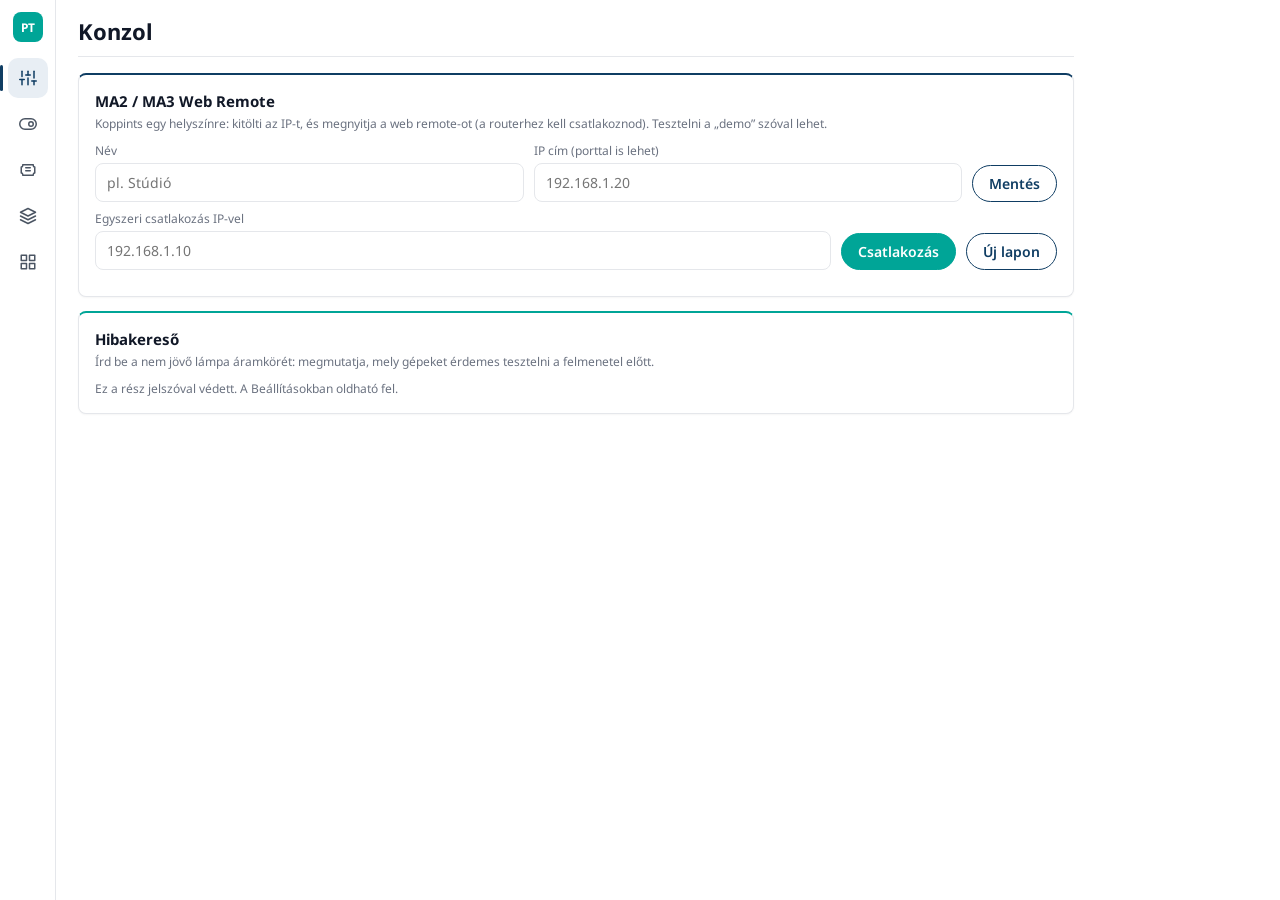
<file: index.html>
<!DOCTYPE html>
<html lang="hu">
<head>
<meta charset="UTF-8">
<meta name="viewport" content="width=device-width, initial-scale=1, viewport-fit=cover">
<title>Pocket Theatre</title>
<link rel="manifest" href="manifest.json">
<link rel="icon" type="image/png" href="icon.png">
<link rel="apple-touch-icon" href="icon.png">
<meta name="theme-color" content="#00a597" media="(prefers-color-scheme: light)">
<meta name="theme-color" content="#151413" media="(prefers-color-scheme: dark)">
<!-- a kézzel választott téma még a megjelenés előtt érvényesüljön -->
<script>try{var t=localStorage.getItem("lt-theme");if(t)document.documentElement.dataset.theme=t}catch(e){}</script>
<meta name="mobile-web-app-capable" content="yes">
<meta name="apple-mobile-web-app-capable" content="yes">
<meta name="apple-mobile-web-app-title" content="Pocket Theatre">
<meta property="og:title" content="Pocket Theatre">
<!-- az og:image-nél teljes URL kell, különben a megosztott link mellett nem jelenik meg az ikon -->
<meta property="og:image" content="https://disabledbread.github.io/pocket.theatre.io/icon.png">
<link href="https://fonts.googleapis.com/css2?family=Noto+Sans:wght@400;500;600;700&display=swap" rel="stylesheet">
<link rel="stylesheet" href="style.css">
</head>
<body>
<aside class="side">
 <div class="logo">PT</div>
 <button class="bb"></button>
 <button class="bb"></button>
 <button data-t="v-misc" id="mnu"><i class="mc"><svg class="i g" viewBox="0 0 24 24"><rect x="3" y="3" width="7" height="7"/><rect x="14" y="3" width="7" height="7"/><rect x="14" y="14" width="7" height="7"/><rect x="3" y="14" width="7" height="7"/></svg><svg class="i x" viewBox="0 0 24 24"><line x1="6" y1="6" x2="18" y2="18"/><line x1="18" y1="6" x2="6" y2="18"/></svg></i><span>Egyebek</span></button>
 <button class="bb"></button>
 <button class="bb"></button>
</aside>
<main>
<div class="top"><h1 id="ttl">Konzol</h1><span id="tma"></span><button class="btn sm" id="back" style="display:none" data-go="v-misc">← Vissza</button><button class="btn sm gear" id="scan" style="display:none" aria-label="Megosztott előadás beolvasása" title="Megosztott előadás beolvasása"><svg class="i" viewBox="0 0 24 24"><path d="M3 7V5a2 2 0 0 1 2-2h2M17 3h2a2 2 0 0 1 2 2v2M21 17v2a2 2 0 0 1-2 2h-2M7 21H5a2 2 0 0 1-2-2v-2"/><path d="M7 8v8" stroke-width="1.5"/><path d="M9.5 8v8" stroke-width="1"/><path d="M12 8v8" stroke-width="2"/><path d="M14.5 8v8" stroke-width="1"/><path d="M17 8v8" stroke-width="1.5"/></svg></button><button class="btn sm gear" id="gear" data-go="v-set" style="display:none" aria-label="Beállítások" title="Beállítások"><svg class="i" viewBox="0 0 24 24"><circle cx="12" cy="12" r="3"/><path d="M19.4 15a1.65 1.65 0 0 0 .33 1.82l.06.06a2 2 0 1 1-2.83 2.83l-.06-.06a1.65 1.65 0 0 0-1.82-.33 1.65 1.65 0 0 0-1 1.51V21a2 2 0 0 1-4 0v-.09a1.65 1.65 0 0 0-1-1.51 1.65 1.65 0 0 0-1.82.33l-.06.06a2 2 0 1 1-2.83-2.83l.06-.06a1.65 1.65 0 0 0 .33-1.82 1.65 1.65 0 0 0-1.51-1H3a2 2 0 0 1 0-4h.09a1.65 1.65 0 0 0 1.51-1 1.65 1.65 0 0 0-.33-1.82l-.06-.06a2 2 0 1 1 2.83-2.830l.06.06a1.65 1.65 0 0 0 1.82.33h0a1.65 1.65 0 0 0 1-1.51V3a2 2 0 0 1 4 0v.09a1.65 1.65 0 0 0 1 1.51h0a1.65 1.65 0 0 0 1.82-.33l.06-.06a2 2 0 1 1 2.83 2.83l-.06.06a1.65 1.65 0 0 0-.33 1.82v0a1.65 1.65 0 0 0 1.51 1H21a2 2 0 0 1 0 4h-.09a1.65 1.65 0 0 0-1.51 1z"/></svg></button><button class="btn pr sm" id="newShow" style="display:none">＋ Új előadás</button></div>

<!-- KONZOL -->
<section class="view on" id="v-console">
 <div class="card t gdk" id="gdk" style="display:none">
  <div><h2 style="margin:0">Mentés esedékes</h2><p class="sub" id="gdt" style="margin:2px 0 0"></p></div><button class="btn pr" id="gdb">Mentés</button>
 </div>
 <div class="card">
  <h2>MA2 / MA3 Web Remote</h2>
  <p class="sub">Koppints egy helyszínre: kitölti az IP-t, és megnyitja a web remote-ot (a routerhez kell csatlakoznod). Tesztelni a „demo” szóval lehet.</p>
  <div id="venues"></div>
  <div class="row"><div><label>Név</label><input id="vn" placeholder="pl. Stúdió"></div><div><label>IP cím (porttal is lehet)</label><input id="vi" placeholder="192.168.1.20" inputmode="url" autocapitalize="off"></div><button class="btn a" id="vs">Mentés</button></div>
  <div class="row"><div><label>Egyszeri csatlakozás IP-vel</label><input id="ip" placeholder="192.168.1.10" inputmode="url" autocapitalize="off"></div><button class="btn pr a" id="cn">Csatlakozás</button><button class="btn a" id="nt">Új lapon</button></div>
  <p class="sub" id="cnote"></p>
  <div class="rm" id="rm" style="display:none">
   <div class="rmb"><span class="rmt" id="rmt"></span><button class="btn sm" id="rmf">Teljes képernyő</button><button class="btn cl" id="rmc"><svg class="i" viewBox="0 0 24 24"><polyline points="4 14 10 14 10 20"/><polyline points="20 10 14 10 14 4"/><line x1="14" y1="10" x2="21" y2="3"/><line x1="3" y1="21" x2="10" y2="14"/></svg>Összecsukás</button></div>
   <iframe id="fr" title="Web Remote"></iframe>
   <button class="btn dg rmx" id="rmx">Remote bezárása</button>
  </div>
 </div>
 <div class="card t" style="margin-top:14px">
  <h2>Hibakereső</h2>
  <p class="sub">Írd be a nem jövő lámpa áramkörét: megmutatja, mely gépeket érdemes tesztelni a felmenetel előtt.</p>
  <div data-tlock></div>
  <div data-tbody><input id="hk" inputmode="numeric" autocomplete="off" placeholder="Áramkör, pl. 56 vagy Ch56"><div id="hkr"></div></div>
 </div>
</section>

<!-- DMX -->
<section class="view" id="v-dmx">
 <div class="card">
  <h2>DIP Switch Kalkulátor</h2>
  <p class="sub">9 kapcsoló, cím: 0–511 (legfeljebb 3 számjegy). Koppints a kapcsolókra, vagy írd be a címet.</p>
  <div class="row"><div><label>DMX cím</label><input id="da" type="text" inputmode="numeric" maxlength="3" autocomplete="off" value="0"></div>
  <div class="a"><label>ON irány</label><div class="seg" id="dir"><button data-d="up">▲ Fel</button><button data-d="down">▼ Le</button></div></div></div>
  <div class="dsp"><input id="dsv" type="text" inputmode="numeric" maxlength="3" autocomplete="off" value="0" aria-label="DMX cím"><small id="dss"></small></div>
  <div class="dip down" id="dip"></div>
 </div>
</section>

<!-- TÁJ: ELŐADÁSOK -->
<!-- MŰSOR: a színház havi PDF-jeiből naponta frissülő lista -->
<section class="view" id="v-musor"><div id="msb"></div></section>

<section class="view" id="v-shows">
 <div class="card b" id="sf" style="display:none">
  <h2>Új előadás</h2><p class="sub">A checklistet a létrehozás után te írod meg. Értesítés: előző nap 18:00-kor és aznap 07:00-kor.</p>
  <div class="row"><div><label>Név</label><input id="sn" placeholder="Hamlet"></div><div><label>Helyszín</label><input id="sv"></div></div>
  <div class="row"><div><label>Dátum</label><input id="sd" type="date"></div><div><label>Indulás ideje</label><input id="st" type="time"></div></div>
  <div class="row"><button class="btn pr a" id="ss">Létrehozás</button><button class="btn a" id="sc">Mégse</button></div>
 </div>
 <div id="shows"></div>
</section>

<!-- EGYEBEK -->
<section class="view" id="v-misc">
 <div class="menu">
  <button class="mi" data-go="v-console"><svg class="i" viewBox="0 0 24 24"><line x1="4" y1="21" x2="4" y2="14"/><line x1="4" y1="10" x2="4" y2="3"/><line x1="12" y1="21" x2="12" y2="12"/><line x1="12" y1="8" x2="12" y2="3"/><line x1="20" y1="21" x2="20" y2="16"/><line x1="20" y1="12" x2="20" y2="3"/><line x1="1" y1="14" x2="7" y2="14"/><line x1="9" y1="8" x2="15" y2="8"/><line x1="17" y1="16" x2="23" y2="16"/></svg><b>Konzol</b><span>MA2 / MA3 Web Remote, hibakereső</span></button>
  <button class="mi" data-go="v-dmx"><svg class="i" viewBox="0 0 24 24"><rect x="1" y="5" width="22" height="14" rx="7" ry="7"/><circle cx="16" cy="12" r="3"/></svg><b>DMX</b><span>DIP switch kalkulátor</span></button>
  <button class="mi" data-go="v-musor"><svg class="i" viewBox="0 0 24 24"><path d="M3 8a2 2 0 0 0 2-2V5h14v1a2 2 0 0 0 2 2v8a2 2 0 0 0-2 2v1H5v-1a2 2 0 0 0-2-2z"/><line x1="9" y1="9" x2="15" y2="9"/><line x1="9" y1="13" x2="15" y2="13"/></svg><b>Műsor</b><span>A színház havi műsora, naptár</span></button>
  <button class="mi" data-go="v-shows"><svg class="i" viewBox="0 0 24 24"><rect x="3" y="4" width="18" height="18" rx="2" ry="2"/><line x1="16" y1="2" x2="16" y2="6"/><line x1="8" y1="2" x2="8" y2="6"/><line x1="3" y1="10" x2="21" y2="10"/></svg><b>Táj</b><span>Tájelőadások, checklist, indulás</span></button>
  <button class="mi" data-go="v-notes"><svg class="i" viewBox="0 0 24 24"><path d="M14 3H6a2 2 0 0 0-2 2v14a2 2 0 0 0 2 2h12a2 2 0 0 0 2-2V9z"/><polyline points="14 3 14 9 20 9"/><line x1="8" y1="13" x2="16" y2="13"/><line x1="8" y1="17" x2="14" y2="17"/></svg><b>Jegyzetek</b><span>Színes jegyzetek, képek, emlékeztetők</span></button>
  <button class="mi" data-go="v-patch"><svg class="i" viewBox="0 0 24 24"><line x1="8" y1="6" x2="21" y2="6"/><line x1="8" y1="12" x2="21" y2="12"/><line x1="8" y1="18" x2="21" y2="18"/><line x1="3" y1="6" x2="3.01" y2="6"/><line x1="3" y1="12" x2="3.01" y2="12"/><line x1="3" y1="18" x2="3.01" y2="18"/></svg><b>Patch sheet</b><span>Színpadok és MA2 XML fájlok</span></button>
  <button class="mi" data-go="v-calc"><svg class="i" viewBox="0 0 24 24"><rect x="4" y="2" width="16" height="20" rx="2"/><line x1="8" y1="6" x2="16" y2="6"/><line x1="8" y1="11" x2="8.01" y2="11"/><line x1="12" y1="11" x2="12.01" y2="11"/><line x1="16" y1="11" x2="16.01" y2="11"/><line x1="8" y1="16" x2="8.01" y2="16"/><line x1="12" y1="16" x2="12.01" y2="16"/><line x1="16" y1="16" x2="16.01" y2="16"/></svg><b>Patch számoló</b><span>Lámpák címei, universe-váltással</span></button>
  <button class="mi" data-go="v-free"><svg class="i" viewBox="0 0 24 24"><circle cx="11" cy="11" r="7"/><line x1="21" y1="21" x2="16.65" y2="16.65"/></svg><b>Szabad DMX címek</b><span>Üres DMX helyek keresése vonalanként</span></button>
  <button class="mi" data-go="v-rig"><svg class="i" viewBox="0 0 24 24"><polygon points="12 2 2 7 12 12 22 7 12 2"/><polyline points="2 17 12 22 22 17"/><polyline points="2 12 12 17 22 12"/></svg><b>Színpad</b><span>Előadásonként: mi mire van dugva</span></button>
  <button class="mi" data-go="v-map"><svg class="i" viewBox="0 0 24 24"><polygon points="1 6 1 22 8 18 16 22 23 18 23 2 16 6 8 2 1 6"/><line x1="8" y1="2" x2="8" y2="18"/><line x1="16" y1="6" x2="16" y2="22"/></svg><b>Térkép</b><span>Vizuális térkép a lámpákról</span></button>
  <button class="mi" data-go="v-gep"><svg class="i" viewBox="0 0 24 24"><circle cx="12" cy="12" r="10"/><circle cx="12" cy="12" r="3"/><line x1="12" y1="2" x2="12" y2="6"/><line x1="12" y1="18" x2="12" y2="22"/><line x1="2" y1="12" x2="6" y2="12"/><line x1="18" y1="12" x2="22" y2="12"/></svg><b>Gépállás</b><span>Lámpák, hova néznek, képekkel</span></button>
  <button class="mi" data-go="v-beo"><svg class="i" viewBox="0 0 24 24"><rect x="3" y="4" width="18" height="16" rx="2"/><line x1="3" y1="10" x2="21" y2="10"/><line x1="9" y1="4" x2="9" y2="20"/><line x1="15" y1="4" x2="15" y2="20"/></svg><b>Beosztás</b><span>Heti munkaidő, túlóra</span></button>
  <button class="mi" data-go="v-hours"><svg class="i" viewBox="0 0 24 24"><circle cx="12" cy="12" r="10"/><polyline points="12 6 12 12 16 14"/></svg><b>Bérkalkulátor</b><span>Túlóra és tájak, nettó becslés</span></button>
  <button class="mi" data-go="v-sys"><svg class="i" viewBox="0 0 24 24"><rect x="2" y="3" width="20" height="7" rx="2"/><rect x="2" y="14" width="20" height="7" rx="2"/><line x1="6" y1="6.5" x2="6.01" y2="6.5"/><line x1="6" y1="17.5" x2="6.01" y2="17.5"/><line x1="10" y1="6.5" x2="18" y2="6.5"/><line x1="10" y1="17.5" x2="18" y2="17.5"/></svg><b>Rendszer</b><span>Világításvezérlés és tirisztorok</span></button>
 </div>
</section>

<section class="view" id="v-map">
 <div class="card t" id="mlk"><div data-tlock="map"></div></div>
 <div class="rm" id="mp">
  <div class="rmb"><span class="rmt"></span><button class="btn sm" id="mre">↻ Újratöltés</button><button class="btn sm" id="mff">Teljes képernyő</button><button class="btn cl" id="mfc"><svg class="i" viewBox="0 0 24 24"><polyline points="4 14 10 14 10 20"/><polyline points="20 10 14 10 14 4"/><line x1="14" y1="10" x2="21" y2="3"/><line x1="3" y1="21" x2="10" y2="14"/></svg>Összecsukás</button></div>
  <iframe id="mf" title="Térkép"></iframe>
 </div>

</section>

<section class="view" id="v-sys">
 <div class="sysst"><label for="vstage">Színpad</label><select id="vstage"><option value="nagy">Nagyszínpad</option><option value="kisf">Kisfaludy</option><option value="padlas">Padlás</option><option value="podium">Pódium</option></select></div>
 <div class="card" id="sysempty" style="display:none"><p class="meta" style="text-align:center;margin:0">Ennek a színpadnak a rendszeréről még nincs adat.</p></div>
 <div class="seg sysseg" id="sysseg"><button data-sys="vez" class="on">Vezérlés</button><button data-sys="tiri">Tirisztor</button></div>
 <div id="sys-vez">
  <div class="card t"><div data-tlock="vil"></div><div id="vbody"><div class="vnav" id="vnav"></div></div></div>
  <div id="vpan"></div>
 </div>
 <div id="sys-tiri" style="display:none">
 <div class="card t">
  <div data-tlock></div>
  <div data-tbody><input id="tq" inputmode="numeric" autocomplete="off" placeholder="Áramkör keresése, pl. 56"><p class="sub" id="tqr" style="margin:8px 0 0"></p><p class="sub" style="margin:8px 0 0"><span class="tz k5" style="display:inline-block;padding:0 6px">5 kW</span> <span class="tz" style="display:inline-block;padding:0 6px">2 kW</span></p></div>
 </div>
 <div id="tig"></div>
 </div>
</section>

<!-- SZÍNPAD (mi mire van dugva, előadásonként) -->
<section class="view" id="v-rig">
 <div class="card t">
  <h2>Új mentés</h2>
  <p class="sub">Hozz létre egy névvel ellátott előadást, és írd bele, hogy mi mire van dugva.</p>
  <div class="row"><div><label>Előadás neve</label><input id="gn2" placeholder="pl. Hamlet, Nagyszínpad"></div><button class="btn pr a" id="ga">Létrehozás</button></div>
 </div>
 <div id="rigl"></div>
</section>

<!-- GÉPÁLLÁS -->
<section class="view" id="v-gep">
 <div class="card t">
  <h2>Új előadás</h2>
  <p class="sub">Hozz létre egy előadást, majd vedd fel a lámpákat: hova néznek, és lámpánként képet is csatolhatsz.</p>
  <div class="row"><div><label>Előadás neve</label><input id="gp2" placeholder="pl. Hamlet, Nagyszínpad"></div><button class="btn pr a" id="gpa">Létrehozás</button></div>
 </div>
 <div id="gepl"></div>
 <input type="file" id="gf" accept="image/*" multiple hidden>
</section>

<!-- BEÁLLÍTÁSOK -->
<section class="view" id="v-set">
 <div class="card t">
  <h2>Google Drive</h2>
  <p class="sub" id="gds" style="white-space:pre-line"></p>
  <button class="btn wide" id="gdc">Csatlakozás a Google Drive-hoz</button>
  <div id="gdo" style="display:none"><div class="two"><button class="btn pr" id="gdn">Mentés most</button><button class="btn" id="gdr">Visszatöltés</button></div></div>
  <div id="gdl"></div>
  <button class="lnk" id="gdx">Leválasztás</button>
  <a class="lnk" href="adatvedelem.html" target="_blank" rel="noopener" style="text-align:center">Adatkezelési tájékoztató</a>
 </div>
 <div class="card t" data-tbox>
  <h2>Védett részek</h2>
  <p class="sub" id="tst"></p>
  <div class="row"><div><input type="password" data-tpw autocomplete="current-password" placeholder="Jelszó"></div><button class="btn pr a" data-tun>Feloldás</button></div>
 </div>
 <div class="card b">
  <h2>Értesítések</h2>
  <p class="sub" id="pst"></p>
  <label class="a cb"><input type="checkbox" data-pu="n"> Jegyzet-emlékeztetők</label>
  <label class="a cb"><input type="checkbox" data-pu="t"> Tájak (előző nap 18:00, aznap 7:00, indulás előtt 1 órával)</label>
  <label class="a cb"><input type="checkbox" data-pu="b"> Beosztás (előző este 20:00, kezdés előtt 1,5 órával, negyedéves túlóra)</label>
 </div>
 <div class="card p">
  <h2>Mentés fájlba</h2>
  <p class="sub">Minden adat egy fájlban, a képekkel együtt. Visszatöltéskor a fájl tartalma kerül a mostani adatok helyére.</p>
  <div class="two"><button class="btn pr" id="bks">Mentés</button><button class="btn" id="bkl">Visszatöltés</button></div>
  <input type="file" id="bkf" accept=".json,application/json" style="display:none">
 </div>
 <div class="card"><h2>Alsó menü</h2><p class="sub">A négy gomb bármelyik oldal lehet, az Egyebek mindig megmarad (telefonon középen: az 1–2. tőle balra, a 3–4. jobbra). Ami nincs lent, az az Egyebek alatt érhető el. Ha egy már lent lévőt választasz, a két gomb helyet cserél.</p><div class="bar4" id="bar"></div></div>
 <div class="card"><h2>Megjelenés</h2><p class="sub">Az automatikus a telefon világos vagy sötét beállítását követi.</p><div class="seg" id="thm"><button data-th="">Automatikus</button><button data-th="light">Világos</button><button data-th="dark">Sötét</button></div></div>
 <div class="card"><h2>Az app</h2><p class="sub" style="margin:0">Pocket Theatre. Az adatok ezen az eszközön, a böngészőben tárolódnak.</p><p class="sub" id="sto" style="margin:6px 0 0"></p></div>
 <p class="sub" style="text-align:center">Verzió: v1.7.3</p>
</section>

<section class="view" id="v-calc">
 <div class="card t">
  <h2>Patch lista számoló</h2>
  <p class="sub">Egymás utáni lámpák címei. A lámpa nem lóghat át két universe közé.</p>
  <div class="row"><div><label>Kezdő universe</label><input id="pu" type="number" min="1" value="1"></div><div><label>Kezdő cím</label><input id="pa" type="number" min="1" max="512" value="1"></div><div><label>Csatorna / lámpa</label><input id="pf" type="number" min="1" max="512" value="16"></div><div><label>Lámpák száma</label><input id="pn" type="number" min="1" max="500" value="8"></div></div>
  <div class="row"><button class="btn pr a" id="pc">Kiszámol</button><button class="btn a" id="pcp">Másolás</button></div>
  <div id="po" style="font:13px ui-monospace,Consolas,monospace;white-space:pre-wrap;background:var(--sf);border-radius:8px;padding:10px;max-height:300px;overflow:auto">Nyomd meg a Kiszámol gombot.</div>
 </div>
</section>

<!-- SZABAD DMX CÍMEK: a Patch sheet egy színpadának foglaltsága vonalanként -->
<section class="view" id="v-free">
 <div class="card t" id="fin">
  <h2>Szabad DMX címek</h2>
  <p class="sub">A Patch sheet lámpái alapján mutatja, melyik vonalon hol van üres hely. Add meg, hány csatorna kell, és látszik, hova fér be.</p>
  <div data-tlock="vil"></div>
  <div id="fbody">
  <div class="row"><div><label>Színpad</label><select id="fst"></select></div></div>
  <div class="row"><div><label>Vonal (univerzum)</label><select id="fun"></select></div><div><label>Hány csatorna kell</label><input id="fch" type="number" inputmode="numeric" min="1" max="512" placeholder="pl. 16"></div></div>
  <p class="sub flg" style="margin:6px 0 0"><i class="o"></i>foglalt<i></i>szabad<i class="f"></i>ide befér</p>
  <p class="sub" id="fnote" style="display:none;margin:8px 0 0"></p>
  </div>
 </div>
 <div id="fre"></div>
</section>

<section class="view" id="v-notes">
 <div class="card t">
  <textarea id="nx" placeholder="Jegyzet..." style="min-height:80px"></textarea>
  <div class="pvs" id="npw"></div>
  <div class="row" style="margin-top:10px"><div class="a"><label>Szín</label><div class="sws" id="sws"></div></div>
  <label class="a cb"><input type="checkbox" id="ni"> Fontos</label>
  <div id="rw2" style="display:none"><label>Emlékeztető ideje</label><input id="nr" type="datetime-local"></div></div>
  <div class="row"><button class="btn pr a" id="nsv">Mentés</button><button class="btn a" id="nsc"><svg class="i" viewBox="0 0 24 24"><rect x="3" y="3" width="18" height="18" rx="2" ry="2"/><circle cx="8.5" cy="8.5" r="1.5"/><polyline points="21 15 16 10 5 21"/></svg>Képek feltöltése</button></div>
  <input type="file" id="nf" accept="image/*" multiple hidden>
 </div>
 <div id="notes"></div>
</section>

<section class="view" id="v-patch">
 <div class="card">
  <div data-tlock="patch"></div>
  <div class="row"><div><label>Színház</label><select id="xt"></select></div><button class="btn a" id="xh">＋ Új színház</button></div>
  <div class="row"><div><label>Színpad (ide kerülnek a fájlok)</label><select id="xs"></select></div><button class="btn a" id="xn">＋ Új színpad</button></div>
  <div class="row"><div><label>MA2 XML fájlok (több is jelölhető)</label><input type="file" id="xf" accept=".xml,text/xml" multiple></div></div>
  <p class="sub">Az azonos típusú lámpáknak ugyanannyi a csatornaszáma (az azonos universe-ben lévő szomszédos gépek címkülönbségéből számolva). Koppints a Csatorna cellára a szerkesztéshez. A csoportok neve a ✎ gombbal átnevezhető.</p>
  <input id="pq" placeholder="Keresés az összes fájlban (név, típus, cím...)" style="margin-bottom:12px">
  <div id="px"></div>
 </div>
</section>

<!-- BEOSZTÁS: heti munkaidő kézzel, naponta két műszak; napi óraszám és túlóra-egyenleg -->
<section class="view" id="v-beo">
 <div class="card t">
  <div class="bh"><button class="btn bn" id="bzp" aria-label="Előző hét">‹</button><div class="wk"><b id="bzw"></b><span id="bzs"></span></div><button class="btn bn" id="bzn" aria-label="Következő hét">›</button></div>
  <div id="bzd"></div>
 </div>
 <div class="row"><button class="btn a" id="bzm">Erre a hétre</button><button class="btn pr" id="bzi">Naptárba (ez a hét)</button></div>
 <p class="sub" style="margin-top:10px">Naponta négy rubrika: első műszak kezdete és vége, második műszak kezdete és vége. Az ötödik magától kiírja, hány órát dolgozol aznap. Ha maszek, koppints a nap nevére: először az egész nap lesz maszek, újabb koppintásra csak az 1., majd csak a 2. műszak, végül visszavált. Időt nem kell hozzá beírni, ha még nem tudod (pl. délelőtt maszek, délután 14–22). A maszek műszak lila, és nem számít bele a túlórába. Írhatsz egész órát (9) vagy percet is (9.30).</p>
 <div class="card">
  <div class="tul"><span>Jelenlegi túlóra</span><b id="bzt"></b></div>
  <p class="sub" id="bzf" style="margin:6px 0 0"></p>
  <p class="sub" id="bzg" style="margin:6px 0 10px"></p>
  <button class="btn dg sm" id="bzr">Nullázás</button>
 </div>
</section>

<section class="view" id="v-hours">
 <div class="card">
  <h2>Beállítások</h2>
  <div class="row"><div><label>Bruttó órabér (Ft)</label><input id="hw" type="number" value="0"></div></div>
  <div class="row"><label class="a cb"><input type="checkbox" id="te"> EKHO szerint adózom</label><label class="a cb"><input type="checkbox" id="tu"> 25 év alatti vagyok</label></div>
  <p class="sub" id="gn"></p>
 </div>
 <div class="stats" id="hst"></div>
 <div class="card b">
  <h2>Táj rögzítése</h2>
  <div class="row"><div><label>Dátum</label><input id="td" type="date"></div><div><label>Táj / helyszín</label><input id="tn" placeholder="pl. Hamlet, Győr"></div></div>
  <div class="row"><div><label>Napidíj, bruttó (Ft)</label><input id="tg" type="number" placeholder="0"></div><div><label>Dolgozott órák</label><input id="th" type="number" step="0.25" placeholder="0"></div><div><label>Órabér (Ft/h)</label><input id="tw" type="number" placeholder="alap"></div><button class="btn pr a" id="ta">Hozzáad</button></div>
  <p class="sub">Táj bruttó = napidíj + órák × órabér. Ha az órabér üres, a beállításokban megadott érték él. Ha egy tájat kifizettek, koppints rá, és kihúzza; szerkeszteni a ceruzával lehet.</p>
  <div id="tl"></div>
 </div>
 <button class="btn dg wide" id="rz">Nullázás</button>
 <p class="sub" style="text-align:center;margin-top:8px">Minden tájat töröl. Az órabér és az adózási beállítások megmaradnak. A túlórát a Beosztás fül számolja, ott is nullázható.</p>
</section>
</main>
<div id="lb"><button id="lbx" aria-label="Bezárás">✕</button><button id="lbp" aria-label="Előző">‹</button><img id="lbi" alt=""><button id="lbn" aria-label="Következő">›</button><div id="lbc"></div></div>
<div id="dlg"><div class="dbox"><p id="dm"></p><input id="di2" autocomplete="off"><div class="drow"><button class="btn" id="dno">Mégse</button><button class="btn pr" id="dyes">OK</button></div></div></div>
<div id="shr" class="ovl"><div class="dbox"><h2 id="shrt" style="margin:0 0 10px"></h2><div id="shrq" class="shrq"></div><p class="sub" style="margin:10px 0 12px">A másik telefonon: Pocket Theatre → Színpad → jobb felül a beolvasás ikon. Távolra küldd linkként.</p><div class="drow"><button class="btn" id="shrx">Bezárás</button><button class="btn pr" id="shrs">Küldés linkként</button></div></div></div>
<div id="scn" class="ovl"><div class="dbox"><h2 style="margin:0 0 10px">Beolvasás</h2><video id="scnv" playsinline muted></video><p class="sub" id="scnm" style="margin:8px 0 12px"></p><div class="drow"><button class="btn" id="scnx">Mégse</button><button class="btn" id="scnp">Link beillesztése</button></div></div></div>
<div id="lnch" aria-hidden="true"><div class="lgrid" id="lgrid"></div></div>
<div id="egg" aria-hidden="true"><img id="eggi" alt=""></div>
<div id="toast"></div>
<script src="app.js"></script>
<script>
  if ('serviceWorker' in navigator) {
    navigator.serviceWorker.register('sw.js');
  }
</script>
</body>
</html>
</file>
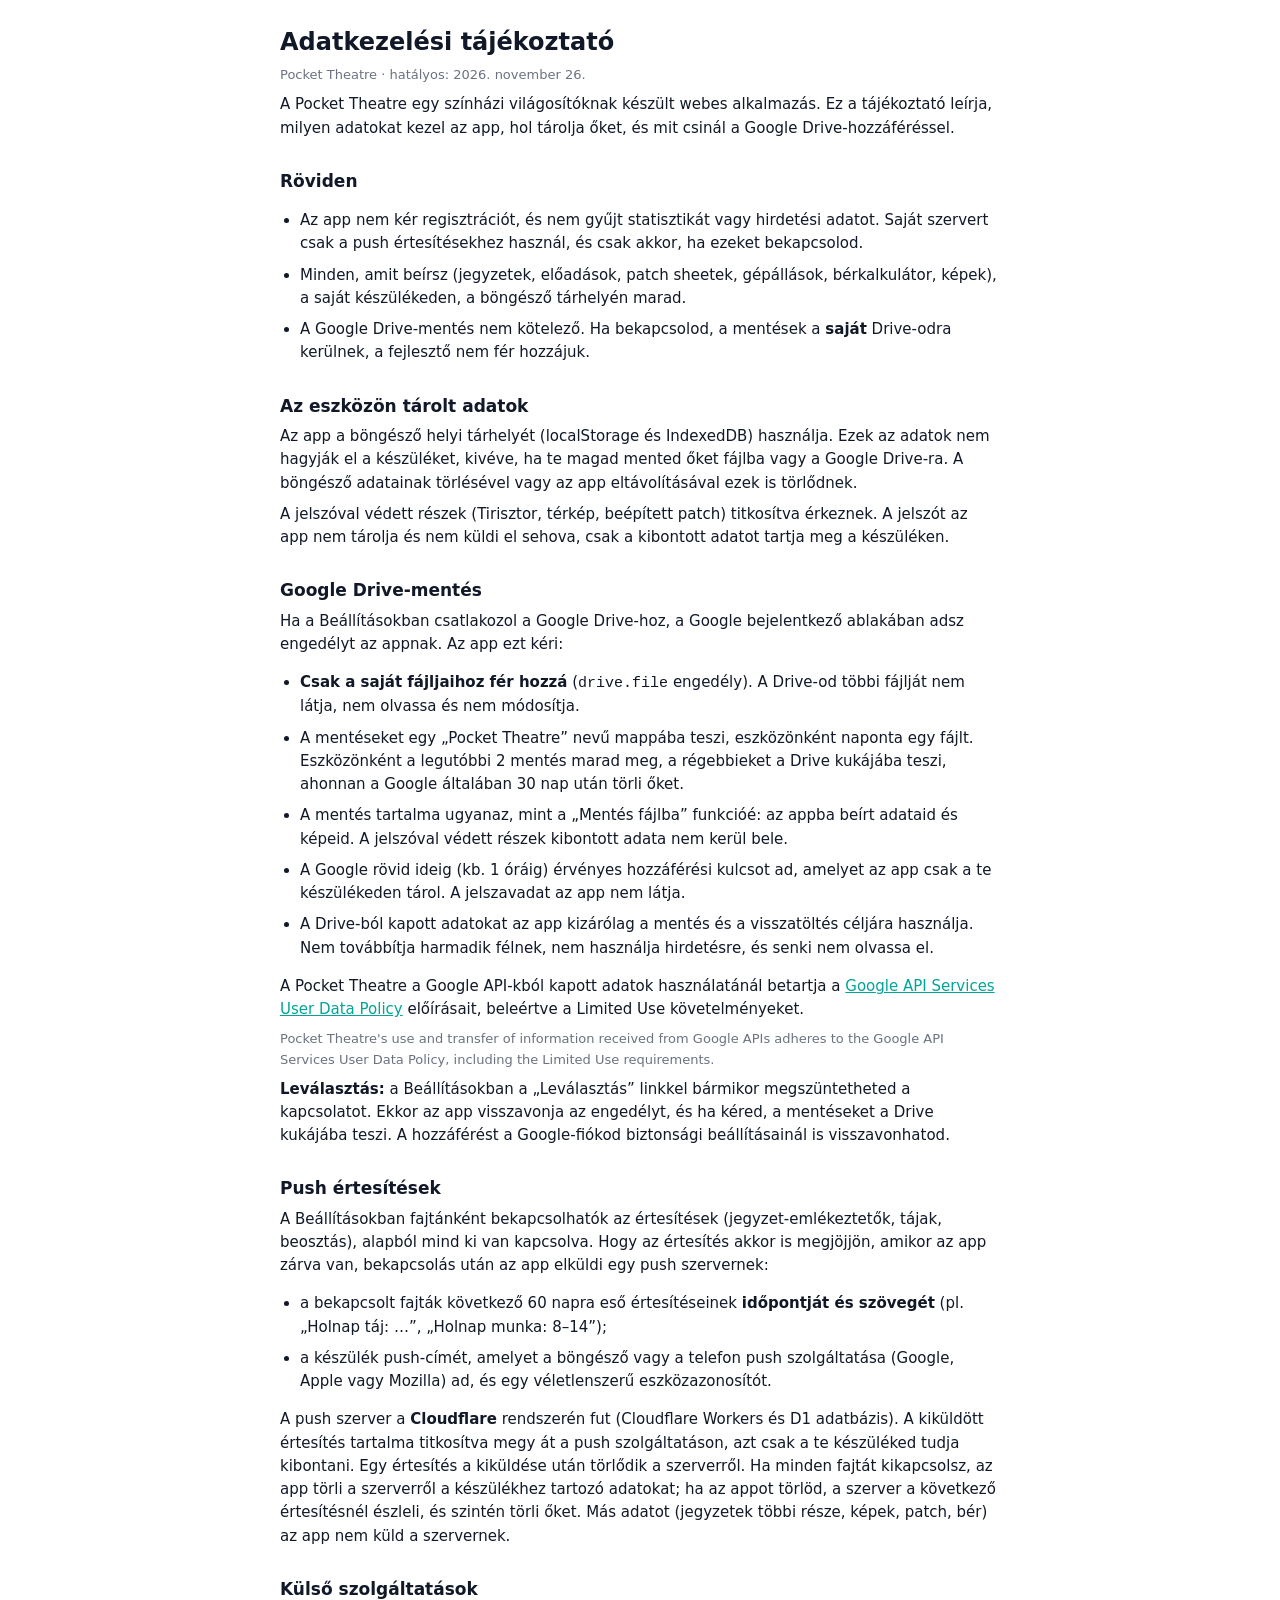
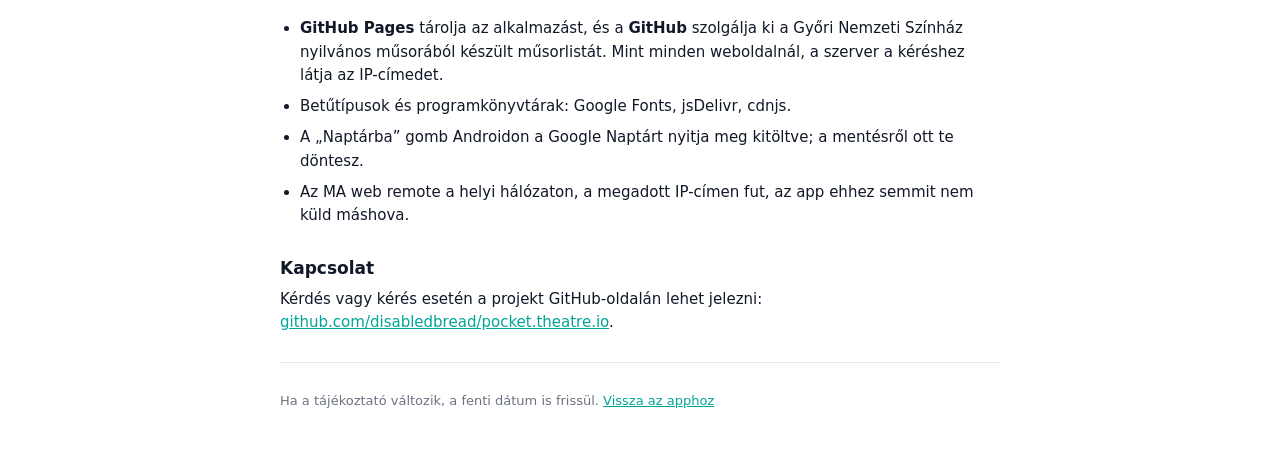
<file: adatvedelem.html>
<!DOCTYPE html>
<html lang="hu">
<head>
<meta charset="UTF-8">
<meta name="viewport" content="width=device-width, initial-scale=1">
<title>Adatkezelési tájékoztató – Pocket Theatre</title>
<link rel="icon" type="image/png" href="icon.png">
<style>
:root{--bg:#fff;--tx:#111827;--mu:#6b7280;--bd:#e5e7eb;--ac:#00a597;color-scheme:light}
@media(prefers-color-scheme:dark){:root{--bg:#151413;--tx:#ece9e3;--mu:#9c978e;--bd:#34312d;--ac:#e2604a;color-scheme:dark}}
body{margin:0;background:var(--bg);color:var(--tx);font:15px/1.55 "Noto Sans",system-ui,Arial,sans-serif}
main{max-width:720px;margin:0 auto;padding:24px 16px 48px}
h1{font-size:24px;margin:0 0 4px}h2{font-size:17px;margin:28px 0 6px}
p,li{margin:0 0 8px}ul{padding-left:20px}
.mu{color:var(--mu);font-size:13px}a{color:var(--ac)}
hr{border:0;border-top:1px solid var(--bd);margin:28px 0}
</style>
</head>
<body>
<main>
<h1>Adatkezelési tájékoztató</h1>
<p class="mu">Pocket Theatre · hatályos: 2026. november 26.</p>

<p>A Pocket Theatre egy színházi világosítóknak készült webes alkalmazás. Ez a tájékoztató leírja, milyen adatokat kezel az app, hol tárolja őket, és mit csinál a Google Drive-hozzáféréssel.</p>

<h2>Röviden</h2>
<ul>
<li>Az app nem kér regisztrációt, és nem gyűjt statisztikát vagy hirdetési adatot. Saját szervert csak a push értesítésekhez használ, és csak akkor, ha ezeket bekapcsolod.</li>
<li>Minden, amit beírsz (jegyzetek, előadások, patch sheetek, gépállások, bérkalkulátor, képek), a saját készülékeden, a böngésző tárhelyén marad.</li>
<li>A Google Drive-mentés nem kötelező. Ha bekapcsolod, a mentések a <strong>saját</strong> Drive-odra kerülnek, a fejlesztő nem fér hozzájuk.</li>
</ul>

<h2>Az eszközön tárolt adatok</h2>
<p>Az app a böngésző helyi tárhelyét (localStorage és IndexedDB) használja. Ezek az adatok nem hagyják el a készüléket, kivéve, ha te magad mented őket fájlba vagy a Google Drive-ra. A böngésző adatainak törlésével vagy az app eltávolításával ezek is törlődnek.</p>
<p>A jelszóval védett részek (Tirisztor, térkép, beépített patch) titkosítva érkeznek. A jelszót az app nem tárolja és nem küldi el sehova, csak a kibontott adatot tartja meg a készüléken.</p>

<h2>Google Drive-mentés</h2>
<p>Ha a Beállításokban csatlakozol a Google Drive-hoz, a Google bejelentkező ablakában adsz engedélyt az appnak. Az app ezt kéri:</p>
<ul>
<li><strong>Csak a saját fájljaihoz fér hozzá</strong> (<code>drive.file</code> engedély). A Drive-od többi fájlját nem látja, nem olvassa és nem módosítja.</li>
<li>A mentéseket egy „Pocket Theatre” nevű mappába teszi, eszközönként naponta egy fájlt. Eszközönként a legutóbbi 2 mentés marad meg, a régebbieket a Drive kukájába teszi, ahonnan a Google általában 30 nap után törli őket.</li>
<li>A mentés tartalma ugyanaz, mint a „Mentés fájlba” funkcióé: az appba beírt adataid és képeid. A jelszóval védett részek kibontott adata nem kerül bele.</li>
<li>A Google rövid ideig (kb. 1 óráig) érvényes hozzáférési kulcsot ad, amelyet az app csak a te készülékeden tárol. A jelszavadat az app nem látja.</li>
<li>A Drive-ból kapott adatokat az app kizárólag a mentés és a visszatöltés céljára használja. Nem továbbítja harmadik félnek, nem használja hirdetésre, és senki nem olvassa el.</li>
</ul>
<p>A Pocket Theatre a Google API-kból kapott adatok használatánál betartja a <a href="https://developers.google.com/terms/api-services-user-data-policy" target="_blank" rel="noopener">Google API Services User Data Policy</a> előírásait, beleértve a Limited Use követelményeket.</p>
<p class="mu">Pocket Theatre's use and transfer of information received from Google APIs adheres to the Google API Services User Data Policy, including the Limited Use requirements.</p>
<p><strong>Leválasztás:</strong> a Beállításokban a „Leválasztás” linkkel bármikor megszüntetheted a kapcsolatot. Ekkor az app visszavonja az engedélyt, és ha kéred, a mentéseket a Drive kukájába teszi. A hozzáférést a Google-fiókod biztonsági beállításainál is visszavonhatod.</p>

<h2>Push értesítések</h2>
<p>A Beállításokban fajtánként bekapcsolhatók az értesítések (jegyzet-emlékeztetők, tájak, beosztás), alapból mind ki van kapcsolva. Hogy az értesítés akkor is megjöjjön, amikor az app zárva van, bekapcsolás után az app elküldi egy push szervernek:</p>
<ul>
<li>a bekapcsolt fajták következő 60 napra eső értesítéseinek <strong>időpontját és szövegét</strong> (pl. „Holnap táj: …”, „Holnap munka: 8–14”);</li>
<li>a készülék push-címét, amelyet a böngésző vagy a telefon push szolgáltatása (Google, Apple vagy Mozilla) ad, és egy véletlenszerű eszközazonosítót.</li>
</ul>
<p>A push szerver a <strong>Cloudflare</strong> rendszerén fut (Cloudflare Workers és D1 adatbázis). A kiküldött értesítés tartalma titkosítva megy át a push szolgáltatáson, azt csak a te készüléked tudja kibontani. Egy értesítés a kiküldése után törlődik a szerverről. Ha minden fajtát kikapcsolsz, az app törli a szerverről a készülékhez tartozó adatokat; ha az appot törlöd, a szerver a következő értesítésnél észleli, és szintén törli őket. Más adatot (jegyzetek többi része, képek, patch, bér) az app nem küld a szervernek.</p>

<h2>Külső szolgáltatások</h2>
<ul>
<li><strong>GitHub Pages</strong> tárolja az alkalmazást, és a <strong>GitHub</strong> szolgálja ki a Győri Nemzeti Színház nyilvános műsorából készült műsorlistát. Mint minden weboldalnál, a szerver a kéréshez látja az IP-címedet.</li>
<li>Betűtípusok és programkönyvtárak: Google Fonts, jsDelivr, cdnjs.</li>
<li>A „Naptárba” gomb Androidon a Google Naptárt nyitja meg kitöltve; a mentésről ott te döntesz.</li>
<li>Az MA web remote a helyi hálózaton, a megadott IP-címen fut, az app ehhez semmit nem küld máshova.</li>
</ul>

<h2>Kapcsolat</h2>
<p>Kérdés vagy kérés esetén a projekt GitHub-oldalán lehet jelezni: <a href="https://github.com/disabledbread/pocket.theatre.io" target="_blank" rel="noopener">github.com/disabledbread/pocket.theatre.io</a>.</p>

<hr>
<p class="mu">Ha a tájékoztató változik, a fenti dátum is frissül. <a href="./">Vissza az apphoz</a></p>
</main>
</body>
</html>
</file>
<file: style.css>
:root{--bd:#e5e7eb;--tx:#111827;--mu:#6b7280;--sf:#f3f4f6;--navy:#0f3d63;--nbg:#e8eef4;--teal:#00a597;--tbg:#e0f4f1;--blue:#3b82f6;--red:#ef4444;--r:8px;
 --bg:#fff;--pn:#fff;--alt:#fafafa;--on:#fff;--onn:#fff;--pre:#92600a;--prebg:#fdf0d5;--okt:#00a597;--okbg:#e0f4f1;--kn:#9ca3af;--trku:#b6bcc7;--side:#4b5563;--prm:#8b5cf6;--prmbg:#f1ebff;--L:42%;color-scheme:light}
/* sötét mód: a műsor-próbanézet színei; a telefon beállítását követi, a Beállításokban felülírható */
@media(prefers-color-scheme:dark){:root:not([data-theme="light"]){--bg:#151413;--pn:#1f1e1c;--sf:#262421;--alt:#22201e;--bd:#34312d;--tx:#ece9e3;--mu:#9c978e;--navy:#ece9e3;--nbg:#2c2a27;--teal:#e2604a;--tbg:#3a211b;--on:#1a0a06;--onn:#151413;--pre:#f0c060;--prebg:#3a2e12;--okt:#8fd09a;--okbg:#1d3322;--kn:#5a5650;--trku:#6e6a63;--side:#9c978e;--prm:#b79cff;--prmbg:#2a2140;--L:66%;color-scheme:dark}}
:root[data-theme="dark"]{--bg:#151413;--pn:#1f1e1c;--sf:#262421;--alt:#22201e;--bd:#34312d;--tx:#ece9e3;--mu:#9c978e;--navy:#ece9e3;--nbg:#2c2a27;--teal:#e2604a;--tbg:#3a211b;--on:#1a0a06;--onn:#151413;--pre:#f0c060;--prebg:#3a2e12;--okt:#8fd09a;--okbg:#1d3322;--kn:#5a5650;--trku:#6e6a63;--side:#9c978e;--prm:#b79cff;--prmbg:#2a2140;--L:66%;color-scheme:dark}
*{box-sizing:border-box;-webkit-tap-highlight-color:transparent}
html{-webkit-text-size-adjust:100%;text-size-adjust:100%}
html,body{margin:0;background:var(--bg);color:var(--tx);font:14px "Noto Sans",system-ui,Arial,sans-serif}
body.noscroll{overflow:hidden}
svg.i{width:18px;height:18px;fill:none;stroke:currentColor;stroke-width:2;stroke-linecap:round;stroke-linejoin:round;flex:none}
.side{position:fixed;left:0;top:0;bottom:0;width:56px;background:var(--bg);border-right:1px solid var(--bd);display:flex;flex-direction:column;align-items:center;padding:12px 0;gap:6px;z-index:5}
.logo{width:30px;height:30px;border-radius:8px;background:var(--teal);color:var(--on);font-weight:700;font-size:12px;display:flex;align-items:center;justify-content:center;margin-bottom:10px}
.side button{width:40px;height:40px;border:0;background:none;border-radius:10px;color:var(--side);cursor:pointer;display:flex;align-items:center;justify-content:center;position:relative;transition:background .2s,color .2s}
.side button span{display:none}
.side button.on{background:var(--nbg);color:var(--navy)}
.side button.on::before{content:"";position:absolute;left:-8px;top:7px;bottom:7px;width:3px;border-radius:3px;background:var(--navy)}
main{margin-left:56px;padding:0 22px 40px;max-width:1040px}
.top{display:flex;align-items:center;justify-content:space-between;gap:10px;border-bottom:1px solid var(--bd);padding:16px 0 10px;margin-bottom:16px}
.top h1{margin:0;font-size:22px}
/* a mai munkaidő a cím mellett, halványan */
#tma{margin-right:auto;align-self:flex-end;padding-bottom:3px;font-size:12px;color:var(--mu);white-space:nowrap}
.view{display:none}
.view.on{display:block;animation:in .3s ease}
@keyframes in{from{opacity:0;transform:translateY(12px)}to{opacity:1;transform:none}}
.card{background:var(--pn);border:1px solid var(--bd);border-radius:var(--r);padding:16px;margin-bottom:14px;box-shadow:0 1px 2px rgba(0,0,0,.04);border-top:2px solid var(--navy)}
.card.t{border-top-color:var(--teal)}.card.b{border-top-color:var(--blue)}.card.p{border-top-color:#8b5cf6}
h2{margin:0 0 4px;font-size:15px}
.sub,.meta{color:var(--mu);font-size:12px;margin:0 0 10px}
label{display:block;font-size:12px;color:var(--mu);margin:0 0 4px}
input,select,textarea,button{font:inherit;color:var(--tx)}
input,select,textarea{width:100%;border:1px solid var(--bd);border-radius:8px;padding:9px 11px;outline:none;background:var(--pn)}
input:focus,select:focus,textarea:focus{border-color:var(--teal);box-shadow:0 0 0 3px var(--tbg)}
input[type=checkbox]{width:20px;height:20px;accent-color:var(--teal);padding:0;flex:none;transition:transform .15s}
input[type=checkbox]:active{transform:scale(.8)}
.row{display:flex;gap:10px;flex-wrap:wrap;align-items:flex-end;margin-bottom:8px}
.row>*{flex:1;min-width:110px}.row>.a{flex:0 0 auto;min-width:0}
.cb{display:flex;gap:6px;align-items:center;margin:0 0 10px;color:var(--tx)}
.btn{background:var(--pn);border:1.5px solid var(--navy);color:var(--navy);border-radius:999px;padding:8px 16px;font-weight:600;cursor:pointer;white-space:nowrap;display:inline-flex;align-items:center;gap:6px;justify-content:center;transition:transform .12s;text-decoration:none}
.btn:active{transform:scale(.95)}
.btn.pr{background:var(--teal);border-color:var(--teal);color:var(--on)}
.btn.dg{border-color:var(--red);color:var(--red)}
.btn.sm{padding:4px 12px;font-size:12px}
.btn.wide{width:100%;padding:12px}
.btn.gear{width:38px;height:38px;padding:0;border:0;border-radius:50%;background:none}.btn.gear svg.i{width:22px;height:22px}#scan svg.i{width:27px;height:27px}
/* fogaskerék ⇄ Vissza: a Beállításokba lépve a buborék a fogaskerék helyéről nő ki, visszafelé a fogaskerék forogva tér vissza */
@keyframes gearIn{from{transform:rotate(-200deg) scale(.3);opacity:0}}
@keyframes backIn{0%{transform:scale(.25);opacity:0;color:transparent}55%{transform:scale(1.06);opacity:1;color:transparent}100%{transform:none}}
#gear.in{animation:gearIn .35s cubic-bezier(.3,1.3,.5,1)}
#back.pop{animation:backIn .38s cubic-bezier(.3,1.2,.5,1);transform-origin:right center}
.chip{display:inline-flex;align-items:center;border-radius:999px;font-weight:600;font-size:13px;background:var(--tbg);color:var(--teal);margin:0 6px 8px 0;transition:transform .12s,background .2s,color .2s}
.chip button{border:0;background:none;color:inherit;font:inherit;cursor:pointer;padding:7px 4px 7px 14px}
.chip .cx{padding:7px 12px 7px 8px;opacity:.6}
.chip:active{transform:scale(.92)}
.chip i{font-style:normal;opacity:.6}
.chip.act{background:var(--navy);color:var(--onn)}
.chip.go{animation:pulse .6s ease-out}
@keyframes pulse{0%{box-shadow:0 0 0 0 rgba(0,165,151,.55)}100%{box-shadow:0 0 0 16px rgba(0,165,151,0)}}
/* remote: összecsukott / fókusz mód */
.rm{margin-top:10px}
.rmb{display:flex;gap:8px;align-items:center;margin-bottom:8px}
.rmt{flex:1;min-width:0;font-size:12px;color:var(--mu);overflow:hidden;text-overflow:ellipsis;white-space:nowrap}
.rm iframe{display:block;width:100%;height:55vh;border:1px solid var(--bd);border-radius:8px;background:var(--sf)}
.rm .rmx{width:100%;margin-top:10px;padding:14px;font-size:16px;border-width:2px}
.rm:not(.full) #rmc{display:none}
.rm.full #rmf,.rm.full #rmx{display:none}
.rm.full{position:fixed;inset:0;z-index:25;margin:0;padding:calc(10px + env(safe-area-inset-top,0px)) 10px calc(10px + env(safe-area-inset-bottom,0px));background:rgba(8,12,20,.94);display:flex;flex-direction:column;animation:in .25s ease}
.rm.full .rmt{color:#cbd5e1}
.rm.full iframe{flex:1 1 0;height:auto;min-height:0;border:0;border-radius:10px;background:#fff}
.btn.cl{background:var(--pn);color:var(--navy);border:0;box-shadow:0 2px 12px rgba(0,0,0,.35);padding:10px 18px;font-size:14px}
.btn.cl svg{width:16px;height:16px}
/* párbeszédablak (a natív confirm/prompt helyett) */
#dlg{position:fixed;inset:0;background:rgba(15,23,42,.55);display:none;align-items:center;justify-content:center;z-index:50;padding:20px}
#dlg.on{display:flex;animation:in .2s ease}
.dbox{background:var(--pn);border-radius:14px;padding:18px;width:100%;max-width:360px;box-shadow:0 12px 40px rgba(0,0,0,.35)}
.dbox p{margin:0 0 12px;font-size:15px;line-height:1.4;white-space:pre-line}
.dbox input{margin-bottom:12px}
.drow{display:flex;gap:10px}.drow .btn{flex:1;padding:12px}
/* színpad-megosztás: QR-kód és kamerás beolvasás */
.ovl{position:fixed;inset:0;background:rgba(15,23,42,.55);display:none;align-items:center;justify-content:center;z-index:45;padding:20px}
.ovl.on{display:flex;animation:in .2s ease}
.shrq{background:#fff;border-radius:10px;padding:8px;display:flex;justify-content:center;min-height:120px;align-items:center}.shrq svg{width:100%;max-width:300px;height:auto;display:block}
#scnv{display:block;width:100%;aspect-ratio:1;object-fit:cover;border-radius:10px;background:#000}
.btn.rd{background:var(--red);border-color:var(--red);color:#fff}
#mf{display:block;width:100%;height:calc(100dvh - 190px);min-height:360px;border:0;border-radius:14px;background:#14141b}
#mp{margin-top:0}
#mp:not(.full) #mfc,#mp.full #mff,#mp.full #mre{display:none}
#mp.full #mf{height:auto;min-height:0;border-radius:10px}
#mp.full{touch-action:none}
/* tirisztor */
.tr{margin-top:12px}
.trh{font-size:12px;color:var(--mu);margin-bottom:4px}.trh b{color:var(--navy);font-size:14px}
.trg{display:grid;grid-template-columns:repeat(12,minmax(0,1fr));gap:2px}
.tcol{display:flex;flex-direction:column;gap:2px}
.tz{flex:1;display:flex;align-items:center;justify-content:center;min-height:26px;border:1px solid var(--bd);border-radius:4px;font-size:11px;font-weight:600;font-variant-numeric:tabular-nums}
.tz.k5{background:var(--nbg);color:var(--navy)}
.tz.hit{background:#ff9f0a;border-color:#ff9f0a;color:#fff}
#hkr{margin-top:10px}
.hcs{display:grid;grid-template-columns:repeat(auto-fill,minmax(52px,1fr));gap:6px;margin:10px 0}
.hcs .tz{min-height:36px;font-size:14px}
.fg.past>summary{opacity:.55}
.fg.past .fgb{opacity:.75}
/* DIP */
.dsp{text-align:center;font-size:64px;font-weight:700;line-height:1;color:var(--navy);font-variant-numeric:tabular-nums;background:var(--nbg);border-radius:14px;padding:18px 0 14px;margin:12px 0 4px}
.dsp input,.dsp input:focus{display:block;width:100%;border:0;border-radius:0;background:none;padding:0;font:inherit;color:inherit;text-align:center;box-shadow:none;cursor:pointer}
.dsp small{display:block;font-size:12px;font-weight:500;color:var(--mu);margin-top:8px;line-height:1.3;padding:0 8px}
.dip{display:grid;grid-template-columns:repeat(9,minmax(0,1fr));gap:4px;margin:14px 0 4px}
.sw{display:flex;flex-direction:column;align-items:center;gap:5px;cursor:pointer;user-select:none;min-width:0}
.sw b{font-size:13px}.sw em{font-size:10px;color:var(--mu);font-style:normal}
.trk{position:relative;width:100%;max-width:36px;height:76px;background:var(--sf);border:1px solid var(--bd);border-radius:8px;overflow:hidden}
.trk u{position:absolute;left:0;right:0;font-size:8px;font-weight:700;color:var(--trku);text-decoration:none;text-align:center}
.up .trk u{top:5px}.down .trk u{bottom:5px}
.kn{position:absolute;left:3px;right:3px;top:3px;height:32px;border-radius:6px;background:var(--kn);transition:transform .28s cubic-bezier(.5,1.6,.5,1),background .2s}
.sw.on .kn{background:var(--teal)}
.up .sw.on .kn,.down .sw:not(.on) .kn{transform:translateY(0)}
.up .sw:not(.on) .kn,.down .sw.on .kn{transform:translateY(38px)}
.seg{display:inline-flex;border:1px solid var(--bd);border-radius:999px;overflow:hidden}
.seg button{border:0;background:var(--pn);padding:8px 16px;cursor:pointer;font-weight:600;color:var(--mu);transition:.2s}
.seg button.on{background:var(--navy);color:var(--onn)}
.bar{height:8px;background:var(--sf);border-radius:9px;overflow:hidden;margin:8px 0 4px}
.bar div{height:100%;background:var(--teal);transition:width .6s cubic-bezier(.3,1,.4,1)}
.it{display:flex;align-items:center;gap:10px;padding:8px 0;border-bottom:1px solid var(--bd)}
.it>span{flex:1}
.tx{background:linear-gradient(currentColor,currentColor) no-repeat 0 58%/0 1.5px;transition:background-size .4s ease,color .3s}
.d>.tx,.d .tx{background-size:100% 1.5px;color:var(--mu)}
.pop{animation:pop .35s ease}
@keyframes pop{40%{transform:scale(1.03)}}
.x2{border:0;background:none;color:var(--mu);cursor:pointer;font-size:15px}
.menu{display:grid;grid-template-columns:repeat(auto-fit,minmax(200px,1fr));gap:12px}
.mi{border:1px solid var(--bd);border-radius:12px;padding:18px;cursor:pointer;background:var(--pn);text-align:left;transition:transform .15s,box-shadow .15s}
.mi:hover{transform:translateY(-3px);box-shadow:0 6px 16px rgba(0,0,0,.08)}
.mi svg.i{width:26px;height:26px;color:var(--teal)}
.mi b{display:block;font-size:16px;margin:8px 0 2px}.mi span{color:var(--mu);font-size:12px}
.nt{border-radius:10px;padding:10px 12px;margin-bottom:8px;border-left:6px solid;transition:filter .5s,opacity .5s,background .4s}
.nt.d{filter:grayscale(1);opacity:.55}
.nt .h{display:flex;align-items:center;gap:8px}.nb{flex:1;white-space:pre-wrap}
.ims{display:flex;gap:6px;flex-wrap:wrap;margin-top:6px}
.ni{width:72px;height:72px;object-fit:cover;border-radius:8px;cursor:pointer;border:1px solid var(--bd);background:var(--sf)}
.pvs{display:flex;gap:8px;flex-wrap:wrap;margin:8px 0}
.pvs .p{position:relative}
.pvs img{width:64px;height:64px;object-fit:cover;border-radius:8px;display:block}
.pvs button{position:absolute;top:-6px;right:-6px;width:20px;height:20px;border-radius:50%;border:2px solid var(--pn);background:var(--red);color:#fff;font-size:10px;line-height:1;cursor:pointer;padding:0}
#lb{position:fixed;inset:0;background:rgba(0,0,0,.9);display:none;align-items:center;justify-content:center;z-index:30;padding:12px}
#lb.on{display:flex}
#lb img{max-width:96vw;max-height:84vh;border-radius:8px;user-select:none}
#lb button{position:absolute;background:rgba(255,255,255,.18);color:#fff;border:0;width:44px;height:44px;border-radius:50%;font-size:22px;cursor:pointer;line-height:1}
#lbx{top:max(12px,env(safe-area-inset-top));right:12px}
#lbp{left:10px;top:50%;margin-top:-22px}
#lbn{right:10px;top:50%;margin-top:-22px}
#lbc{position:absolute;bottom:calc(16px + env(safe-area-inset-bottom,0px));left:0;right:0;text-align:center;color:#fff;font-size:13px}
.sws{display:flex;gap:8px}.sws i{width:26px;height:26px;border-radius:50%;cursor:pointer;border:3px solid var(--pn);box-shadow:0 0 0 1px var(--bd)}.sws i.on{box-shadow:0 0 0 2px var(--navy)}
.stats{display:grid;grid-template-columns:repeat(auto-fit,minmax(140px,1fr));gap:10px;margin-bottom:12px}
.st{border:1px solid var(--bd);border-top:2px solid var(--teal);border-radius:8px;padding:10px 12px}.st b{display:block;font-size:19px}.st span{font-size:12px;color:var(--mu)}
.fg{border:1px solid var(--bd);border-radius:10px;margin-bottom:10px;overflow:hidden;background:var(--pn)}
.fg summary{list-style:none;display:flex;align-items:center;gap:10px;padding:12px 14px;cursor:pointer;background:var(--sf);user-select:none;flex-wrap:wrap}
.fg summary::-webkit-details-marker{display:none}
.fg summary b{font-size:14px;word-break:break-all}
.gr{flex:1}
.chev{transition:transform .25s;color:var(--navy)}
.fg[open]>summary .chev{transform:rotate(90deg)}
.fg[open]>.fgb{animation:in .3s ease}
.fgb{padding:12px}
.fg.stg{border-color:var(--navy)}.fg.stg>summary{background:var(--nbg)}
.fg .fg>.fgb{padding:8px}.fg.stg>.fgb{padding:8px}
.tw{overflow:auto;max-height:55vh;border:1px solid var(--bd);border-radius:8px}
table{width:100%;border-collapse:collapse;font-size:13px}
th{position:sticky;top:0;background:var(--sf);text-align:left;padding:8px 10px;font-size:12px;color:var(--mu);z-index:1}
td{padding:7px 10px;border-top:1px solid var(--bd)}
tr:nth-child(even) td{background:var(--alt)}
tr.g td{background:var(--nbg);color:var(--navy);font-weight:700}
td.ce{cursor:pointer;white-space:nowrap}
td.ce:active{background:var(--tbg)}
.tp{background:var(--tbg);color:var(--teal);border-radius:999px;padding:2px 8px;font-size:11px;font-weight:600;white-space:nowrap}
.tc{margin:6px 0 0}
.tcd{margin-top:10px}
.fg .tcd>summary{background:none;padding:4px 0;font-size:13px;font-weight:600;gap:6px}
.tcd[open]>summary .chev{transform:rotate(90deg)}
tr.g{cursor:pointer}
tr.g .chev{width:14px;height:14px;vertical-align:-2px;margin-right:6px}
tr.g.op .chev{transform:rotate(90deg)}
.rg{display:flex;gap:10px;align-items:center;padding:10px 0;border-bottom:1px solid var(--bd)}
.rg .n{width:26px;height:26px;border-radius:50%;background:var(--nbg);color:var(--navy);font-weight:700;font-size:12px;display:flex;align-items:center;justify-content:center;flex:none}
.rg .tt{flex:1;cursor:pointer}
#toast{position:fixed;left:50%;bottom:30px;transform:translateX(-50%);background:var(--tx);color:var(--bg);padding:8px 16px;border-radius:999px;opacity:0;pointer-events:none;transition:opacity .2s;z-index:40;max-width:90vw;text-align:center}
#toast.on{opacity:1}
.btn.busy{opacity:.7;cursor:default}
.btn.busy::before,#toast.wait::before{content:"";display:inline-block;width:12px;height:12px;border:2px solid currentColor;border-right-color:transparent;border-radius:50%;animation:spin .7s linear infinite;flex:none}
#toast{width:max-content}
#toast.wait::before{margin-right:8px;vertical-align:-2px}
@keyframes spin{to{transform:rotate(360deg)}}
.two{display:grid;grid-template-columns:1fr 1fr;gap:8px}.two .btn{padding:10px 8px;min-width:0}
.lnk{display:block;margin:12px auto 0;background:none;border:0;color:var(--mu);font-size:12px;text-decoration:underline;cursor:pointer}
.gdk{display:flex;align-items:center;gap:12px;padding:12px 14px}.gdk>div{flex:1;min-width:0}
.bkr{display:block;width:100%;text-align:left;background:none;border:0;border-top:1px solid var(--bd);padding:10px 0;cursor:pointer}.bkr b{display:block;font-weight:600}.bkr span{color:var(--mu);font-size:12px}.bkr:disabled{opacity:.45;cursor:default}
/* műsor */
/* hónapváltó: nyilakkal, mert a vízszintesen görgethető sor gépen és telefonon is nehezen kezelhető volt */
.mshon{display:flex;align-items:center;gap:8px;margin:12px 0 8px}
.mshon b{flex:1;display:flex;gap:8px;align-items:center;justify-content:center;font-size:16px;color:var(--navy);white-space:nowrap}
.mshon button{flex:none;width:40px;height:40px;border:1.5px solid var(--navy);background:var(--pn);border-radius:50%;cursor:pointer;font-size:22px;line-height:1;color:var(--navy);padding:0 0 3px}
.mshon button:disabled{opacity:.25;cursor:default}
.msst{font-size:10px;font-weight:700;text-transform:uppercase;letter-spacing:.04em;padding:1px 6px;border-radius:999px}
.msst.elozetes{background:var(--prebg);color:var(--pre)}.msst.vegleges{background:var(--okbg);color:var(--okt)}.mstab{display:flex;border:1px solid var(--bd);border-radius:999px;overflow:hidden}
.mstab button{flex:1 1 auto;border:0;border-left:1px solid var(--bd);background:var(--pn);padding:8px 6px;font-weight:600;cursor:pointer;color:var(--navy);min-width:0;overflow:hidden;text-overflow:ellipsis;white-space:nowrap}
.mstab button:first-child{border-left:0}.mstab button.on{background:var(--teal);color:var(--on)}
.msmai{display:grid;gap:6px;margin:0 0 12px}.msmai h3{font-size:12px;text-transform:uppercase;letter-spacing:.06em;color:var(--mu);margin:0}
.msnot{display:flex;gap:8px;flex-wrap:wrap;align-items:baseline}.msnot a{color:var(--teal);font-weight:600}
.msday{display:grid;grid-template-columns:40px minmax(0,1fr);gap:10px;padding:10px 0;border-bottom:1px solid var(--bd)}.msday.mult{opacity:.45}
.msdt{text-align:center;line-height:1;padding-top:4px}.msdt b{display:block;font-size:24px;color:var(--navy);font-variant-numeric:tabular-nums}.msdt span{font-size:11px;color:var(--mu);text-transform:uppercase}
.msday.ma .msdt b{color:var(--teal)}
.msevs{display:grid;gap:6px;min-width:0}
.msev{display:grid;grid-template-columns:44px minmax(0,1fr);gap:8px;text-align:left;background:var(--pn);border:1px solid var(--bd);border-radius:10px;padding:10px 12px;width:100%;cursor:pointer;font:inherit;color:var(--tx)}
.msev.ma{border:2px solid var(--teal);padding:9px 11px}
/* premier: lila körvonal; ha egyben mai vagy következő, a türkiz keret köré kerül */
.msev.prem{border-color:var(--prm);box-shadow:0 0 0 1.5px var(--prm)}.msev.prem.ma,.msev.prem.kov{box-shadow:0 0 0 3px var(--prm)}
.mstg i.p{border-color:var(--prm);background:var(--prmbg);color:var(--prm);font-weight:700}.msev.kov{border:1.5px dashed var(--teal)}
.mst{font-weight:700;color:var(--navy);font-variant-numeric:tabular-nums}
.msd{min-width:0}.msd b{display:block;font-weight:600;overflow-wrap:anywhere}.msd .meta{display:block;margin:2px 0 0}
.mstg{display:flex;gap:4px;flex-wrap:wrap;margin-top:4px}.mstg i{font-style:normal;font-size:11px;border:1px solid var(--bd);border-radius:6px;padding:0 6px;color:var(--mu)}.mstg i.w{border-color:var(--pre);color:var(--pre)}
.msbg{display:inline-block;font-size:10px;font-weight:700;text-transform:uppercase;letter-spacing:.06em;background:var(--teal);color:var(--on);border-radius:4px;padding:1px 6px;margin-right:6px;vertical-align:1px}
.msbg.kov{background:none;color:var(--teal);border:1px solid var(--teal)}
.msfd{display:grid;grid-template-columns:1fr 1fr;gap:6px}.msfd>:first-child{grid-column:1/-1}
.msck{border:1.5px solid var(--bd);background:var(--pn);color:var(--mu);border-radius:999px;padding:7px 10px;font-weight:600;cursor:pointer;white-space:nowrap}
.msck.on{border-color:var(--teal);background:var(--tbg);color:var(--teal)}
.msfh{display:flex;align-items:center;justify-content:space-between;gap:8px}.msfh h2{margin:0}
.msdd{margin-top:10px;padding-top:10px;border-top:1px solid var(--bd)}
.fg.msrig{border:2px solid var(--teal)}.fg.msrig>summary{background:var(--tbg)}.tp.msma{background:var(--teal);color:var(--on)}
/* rendszer: vezérlés és tirisztor */
.sysseg{display:flex;margin-bottom:14px}.sysseg button{flex:1}
.sysst{display:flex;align-items:center;gap:10px;margin-bottom:12px}.sysst label{margin:0;font-size:13px}.sysst select{width:auto;flex:1;max-width:240px;font-weight:600;color:var(--navy);border-radius:999px;padding:8px 14px}
.vnav{display:flex;flex-wrap:wrap;gap:6px}
.vnav button{border:1px solid var(--bd);background:var(--pn);color:var(--navy);border-radius:999px;padding:6px 12px;font-weight:600;cursor:pointer}
.vnav button.on{background:var(--navy);border-color:var(--navy);color:var(--onn)}
.vwarn{background:var(--prebg);color:var(--pre);border-radius:10px;padding:10px 12px;font-size:13px;margin-bottom:14px}
.vflow{display:grid;gap:16px;margin-bottom:14px}
.vst{background:var(--pn);border:1px solid var(--bd);border-top:4px solid var(--teal);border-radius:10px;padding:12px;position:relative}
.vst .em{line-height:1}.vi{width:16px;height:16px;vertical-align:-3px;color:var(--teal)}.vi.vw{color:var(--pre)}svg.ve{width:28px;height:28px;color:var(--teal)}.vst b{display:block;margin-top:6px}
.vst i{display:block;font-style:normal;color:var(--teal);font-weight:600;font-size:13px;margin:2px 0 6px}.vst p{margin:0;font-size:13px;color:var(--mu)}
.vst:not(:last-child)::after{content:"↓";position:absolute;left:50%;bottom:-16px;transform:translateX(-50%);color:var(--mu);font-size:13px}
@media(min-width:900px){.vflow{grid-template-columns:repeat(5,1fr);gap:12px}.vst:not(:last-child)::after{content:"→";left:auto;right:-12px;top:50%;bottom:auto;transform:translateY(-50%)}}
.vfacts{display:grid;grid-template-columns:repeat(auto-fit,minmax(120px,1fr));gap:8px}
.vfact{background:var(--nbg);border-radius:10px;padding:10px 12px}.vfact b{display:block;font-size:22px;color:var(--navy)}.vfact span{font-size:12px;color:var(--mu)}
.vplaces{display:grid;grid-template-columns:repeat(auto-fit,minmax(260px,1fr));gap:10px}.vplaces .card{margin:0}
.vchip{font:inherit;font-size:12px;border:1px solid var(--bd);background:var(--sf);color:var(--tx);border-radius:999px;padding:4px 10px;cursor:pointer;margin:3px 3px 0 0}
.vchip.on{background:var(--teal);color:var(--on);border-color:var(--teal)}
.vdet{border-top:3px solid var(--teal)}
.vx{float:right;border:0;background:none;font-size:22px;line-height:1;color:var(--mu);cursor:pointer}
.vlines{display:flex;flex-wrap:wrap;gap:6px;margin-bottom:12px}
.vlines button{font:inherit;font-size:13px;font-weight:600;cursor:pointer;border-radius:999px;padding:6px 12px;border:2px solid var(--c);background:var(--pn);color:var(--tx)}
.vlines button.on{background:var(--c);color:var(--onn)}
.vdot{display:inline-block;width:10px;height:10px;border-radius:50%;background:var(--c);margin-right:6px;vertical-align:middle}
.vtree,.vtree ul{list-style:none;margin:0;padding:0}
.vtree ul{margin-left:14px;padding-left:16px;border-left:2px solid var(--c)}
.vtree li{position:relative;padding:4px 0}
.vtree ul>li::before{content:"";position:absolute;left:-16px;top:18px;width:12px;border-top:2px solid var(--c)}
.vnode{display:inline-block;background:var(--pn);border:1px solid var(--bd);border-radius:8px;padding:6px 10px}.vnode small{display:block;color:var(--mu);font-size:12px}
.vcab{display:inline-block;font:600 11px ui-monospace,Consolas,monospace;background:var(--c,var(--mu));color:var(--onn);border-radius:4px;padding:1px 5px;margin-right:6px}
.vconn{display:grid;grid-template-columns:auto 1fr;gap:4px 10px;align-items:baseline}
.vlab{font:600 18px/1.3 ui-monospace,Consolas,monospace;display:flex;flex-wrap:wrap;gap:4px;margin:12px 0}.vlab span{border-radius:6px;padding:2px 6px}
.vk1{background:#dbeafe;color:#1e3a8a}.vk2{background:#fde68a;color:#713f12}.vk3{background:#d1fae5;color:#065f46}.vk4{background:#fbcfe8;color:#831843}.vk5{background:#e9d5ff;color:#581c87}.vk0{color:var(--mu)}
.vparts{display:grid;gap:6px;margin:0;padding:0;list-style:none}.vparts li{display:flex;gap:10px;align-items:baseline}
.vparts li span:first-child{flex:none;min-width:70px;text-align:center;border-radius:6px;padding:1px 6px;font:600 13px ui-monospace,Consolas,monospace}
.vdict{display:grid;grid-template-columns:repeat(auto-fit,minmax(240px,1fr));gap:10px}.vdict .card{margin:0}.vdict p{margin:0}
@media(max-width:700px){
.side{top:auto;right:0;width:auto;flex-direction:row;justify-content:space-around;border-right:0;border-top:1px solid var(--bd);padding:6px 0 calc(6px + env(safe-area-inset-bottom,0px))}
.logo{display:none}
.side button{width:auto;height:auto;flex:1;flex-direction:column;gap:2px;padding:6px 0;border-radius:12px;margin:0 3px}
.side button span{display:block;font-size:11px}
.side button.on::before{display:none}
main{margin-left:0;padding:0 14px 100px}.top{padding-top:calc(14px + env(safe-area-inset-top,0px))}#toast{bottom:90px}}
/* iPhone 16 px alatti betűméretnél gépeléskor ránagyít a mezőre, ezért érintőképernyőn ennyi a minimum */
@media(pointer:coarse){input,select,textarea{font-size:16px}}
/* telefonon az Egyebek középső gomb, amiből a menüpontok kirepülnek (csak transform és opacity animál, így nem terheli a telefont) */
#mnu .mc{display:contents}#mnu .x{display:none}
/* gépen az Egyebek az oldalsáv alján, telefonon a négy választható gomb közepén */
#mnu{order:1}
.mi[hidden]{display:none}
.bar4{display:grid;grid-template-columns:repeat(2,1fr);gap:10px}
/* beosztás: hetenként hét sor, naponta négy beírható rubrika és egy számolt (az aznapi órák) */
#v-beo .card.t{padding:14px 12px}
#v-beo .bh{display:flex;align-items:center;gap:8px;margin-bottom:10px}
#v-beo .wk{flex:1;text-align:center}#v-beo .wk b{display:block;font-size:15px}#v-beo .wk span{font-size:12px;color:var(--mu)}
#v-beo .bn{flex:none;width:40px;height:40px;border-radius:50%;padding:0;font-size:18px}
#v-beo .day{display:grid;grid-template-columns:44px 1fr;gap:8px;align-items:center;padding:9px 0;border-top:1px solid var(--bd);max-width:520px}
#v-beo .day:first-child{border-top:0}
#v-beo .dn{display:block;text-align:left;background:none;border:0;padding:0;margin:0;font:inherit;color:inherit;cursor:pointer;touch-action:manipulation}
#v-beo .dn b{display:block;font-size:14px}#v-beo .dn span{font-size:12px;color:var(--mu)}
#v-beo .dn em{display:block;font-style:normal;font-size:11px;font-weight:700;color:var(--prm)}
#v-beo .day.ma .dn b{color:var(--teal)}
#v-beo .day.ma{box-shadow:inset 3px 0 0 var(--teal);padding-left:8px;margin-left:-8px}
#v-beo .rub{display:grid;grid-template-columns:1fr 6px 1fr 8px 1fr 6px 1fr 4px 40px;align-items:center;gap:2px}
#v-beo .rub i{text-align:center;color:var(--mu);font-style:normal}
#v-beo .rub input{text-align:center;padding:9px 0;font-size:16px;min-width:0}
#v-beo .ora{grid-column:9;text-align:center;font-weight:700;font-size:15px;padding:9px 0;border-radius:8px;background:var(--tbg);color:var(--teal);min-height:40px}
#v-beo .ora:empty{background:var(--sf)}
#v-beo .day.msz .ora{background:var(--prmbg);color:var(--prm)}
#v-beo .day.msz .rub input,#v-beo .day.mz1 .rub input[data-k="0"],#v-beo .day.mz1 .rub input[data-k="1"],#v-beo .day.mz2 .rub input[data-k="2"],#v-beo .day.mz2 .rub input[data-k="3"]{border-color:var(--prm);color:var(--prm)}
/* hibajelzés: fedő műszakoknál piros rubrikák és figyelmeztetés a sor alatt */
#v-beo .hm{display:none;grid-column:1/-1;margin:0;font-size:12px;font-weight:600;color:var(--red)}
#v-beo .day.hib .hm{display:block}
#v-beo .day.hib .rub input{border-color:var(--red)}
#v-beo .day.hib .ora{background:var(--red);color:#fff}
#v-beo .tul{display:flex;align-items:baseline;justify-content:space-between;gap:10px}
#v-beo .tul span{font-weight:600}#v-beo .tul b{font-size:22px}#v-beo .tul b.neg{color:var(--red)}
/* szabad DMX címek: vonalanként 20 oszlopos rács (mint az MA2 DMX lapja), a foglalt lámpák összefüggő sávok */
.fgr{display:grid;grid-template-columns:30px repeat(20,minmax(0,1fr));max-width:520px;margin:10px 0 8px;user-select:none;-webkit-user-select:none}
.fgr b{font-size:10px;font-weight:600;color:var(--mu);display:flex;align-items:center;justify-content:flex-end;padding-right:5px}
.fgr span{font-size:9px;color:var(--mu);text-align:center;padding-bottom:3px}
.fgr i{aspect-ratio:1;margin:1px 0;cursor:pointer;touch-action:manipulation}
.fgr i,.flg i{background:var(--sf);box-shadow:inset 0 0 0 1px var(--pn),inset 0 0 0 2px var(--trku)}
.fgr i.o,.flg i.o{background:var(--kn);box-shadow:none}
.fgr i.o.s{box-shadow:inset 2px 0 0 var(--pn)}.fgr i.o.e{box-shadow:inset -2px 0 0 var(--pn)}.fgr i.o.s.e{box-shadow:inset 2px 0 0 var(--pn),inset -2px 0 0 var(--pn)}
.fgr i.f,.flg i.f{background:var(--okbg);box-shadow:inset 0 0 0 1px var(--pn),inset 0 0 0 2px var(--okt)}
.fgr i.sel{outline:2px solid var(--tx);outline-offset:-2px;position:relative;z-index:1}
.flg i{display:inline-block;width:13px;height:13px;vertical-align:-2px;margin:0 5px 0 12px;border-radius:2px}.flg i:first-child{margin-left:0}
.fhl{margin:0;line-height:2}.finfo{margin:0;min-height:18px;color:var(--tx)}
.fbar{flex:0 0 100%;position:relative;height:8px;border-radius:4px;background:var(--pn);overflow:hidden;box-shadow:inset 0 0 0 1px var(--bd)}
.fbar i{position:absolute;top:0;bottom:0}.fbar i.o{background:var(--kn)}.fbar i.f{background:var(--okt)}
.tp.fok{background:var(--okbg);color:var(--okt)}.tp.fno{background:var(--pn);color:var(--mu)}
.fu.no>summary{opacity:.6}
/* iPhone-on a gyors dupla koppintás ne nagyítson rá az oldalra */
.side,.side button,#lnch,.lt{touch-action:manipulation}
#lnch{display:none}
@media(max-width:700px){
#mnu{order:0}
#back{display:none!important}
#mnu{flex:none;width:68px;margin:-24px 0 0;padding:0;gap:4px;background:none!important}
#mnu .mc{display:grid;place-items:center;width:52px;height:52px;border-radius:50%;background:var(--teal);color:var(--on);box-shadow:0 4px 14px rgba(0,0,0,.2);transition:transform .45s cubic-bezier(.34,1.56,.64,1)}
#mnu:active .mc{transform:scale(.9)}
#mnu .mc svg{display:block;grid-area:1/1;width:22px;height:22px;transition:transform .45s cubic-bezier(.34,1.56,.64,1),opacity .2s}
#mnu .x{opacity:0;transform:rotate(-90deg) scale(.4)}
body.lopen #mnu .g{opacity:0;transform:rotate(90deg) scale(.4)}
body.lopen #mnu .x{opacity:1;transform:none}
body.lopen #mnu .mc{transform:rotate(180deg)}
body.lopen #mnu:active .mc{transform:rotate(180deg) scale(.9)}
#lnch{display:flex;flex-direction:column;justify-content:flex-end;position:fixed;inset:0;z-index:4;padding:0 10px calc(104px + env(safe-area-inset-bottom,0px));visibility:hidden;pointer-events:none;transition:visibility 0s .47s}
#lnch.on{visibility:visible;pointer-events:auto;transition:none}
#lnch::before{content:"";position:absolute;inset:0;background:var(--bg);opacity:0;transition:opacity .3s}
#lnch.on::before{opacity:.97}
.lgrid{position:relative;display:flex;flex-wrap:wrap;justify-content:center;row-gap:22px}
.lt{width:33.333%;display:flex;flex-direction:column;align-items:center;gap:7px;padding:0 2px;border:0;background:none;color:var(--tx);font-family:inherit;font-size:12px;line-height:1.2;text-align:center;cursor:pointer;
 opacity:0;transform:translate(var(--dx,0),var(--dy,0)) scale(.25);transform-origin:50% 28px;transition:transform .34s cubic-bezier(.5,0,.75,0),opacity .18s .08s;transition-delay:var(--dc,0s)}
#lnch.on .lt{opacity:1;transform:none;transition:transform .36s cubic-bezier(.34,1.4,.64,1),opacity .18s;transition-delay:var(--do,0s)}
/* három oszlop: a menüben mindig 9 oldal van (3×3), a Beállítások pedig egyedül, alul középen áll */
.lt[data-go="v-set"]{margin:0 33.333%}
/* ha a menüpontok száma nem osztható hárommal, négy oszlop (pl. 10 oldal = 4 + 4 + 2) */
.lgrid.c4 .lt{width:25%}.lgrid.c4 .lt[data-go="v-set"]{margin:0 37.5%}
.lt .ic{width:56px;height:56px;border-radius:18px;display:grid;place-items:center;background:var(--pn);border:1px solid var(--bd);color:var(--teal);box-shadow:0 2px 8px rgba(0,0,0,.07);transition:transform .15s}
.lt:active .ic{transform:scale(.9)}
.lt[data-go="v-set"] .ic{background:var(--nbg);color:var(--navy);border-color:transparent}
.lt .ic svg.i{width:26px;height:26px}
#lnch .lt.go{opacity:0;transform:scale(1.35);transition:transform .3s ease-out,opacity .25s;transition-delay:0s}
}
/* meglepetés: teljes képernyős fekete réteg a pixeles fejjel; előbb szaggatottan ránagyít, aztán lépésekben rázkódik (mint egy 8 bites játék) */
#egg{position:fixed;top:0;right:0;bottom:0;left:0;background:#000;display:none;align-items:center;justify-content:center;z-index:100;cursor:pointer}
#egg.on{display:flex}
#egg img{width:min(86vw,86vh);height:min(86vw,86vh);object-fit:contain;image-rendering:pixelated;image-rendering:crisp-edges}
#egg.s1 img{animation:eggIn .5s steps(4,end) both}
@keyframes eggIn{from{transform:scale(.4)}to{transform:scale(1)}}
#egg.s2 img{animation:eggShake .36s steps(1,end) infinite}
@keyframes eggShake{0%{transform:translateX(-14px)}25%{transform:translateX(14px)}50%{transform:translateX(-8px)}75%{transform:translateX(8px)}100%{transform:translateX(-14px)}}
</file>
